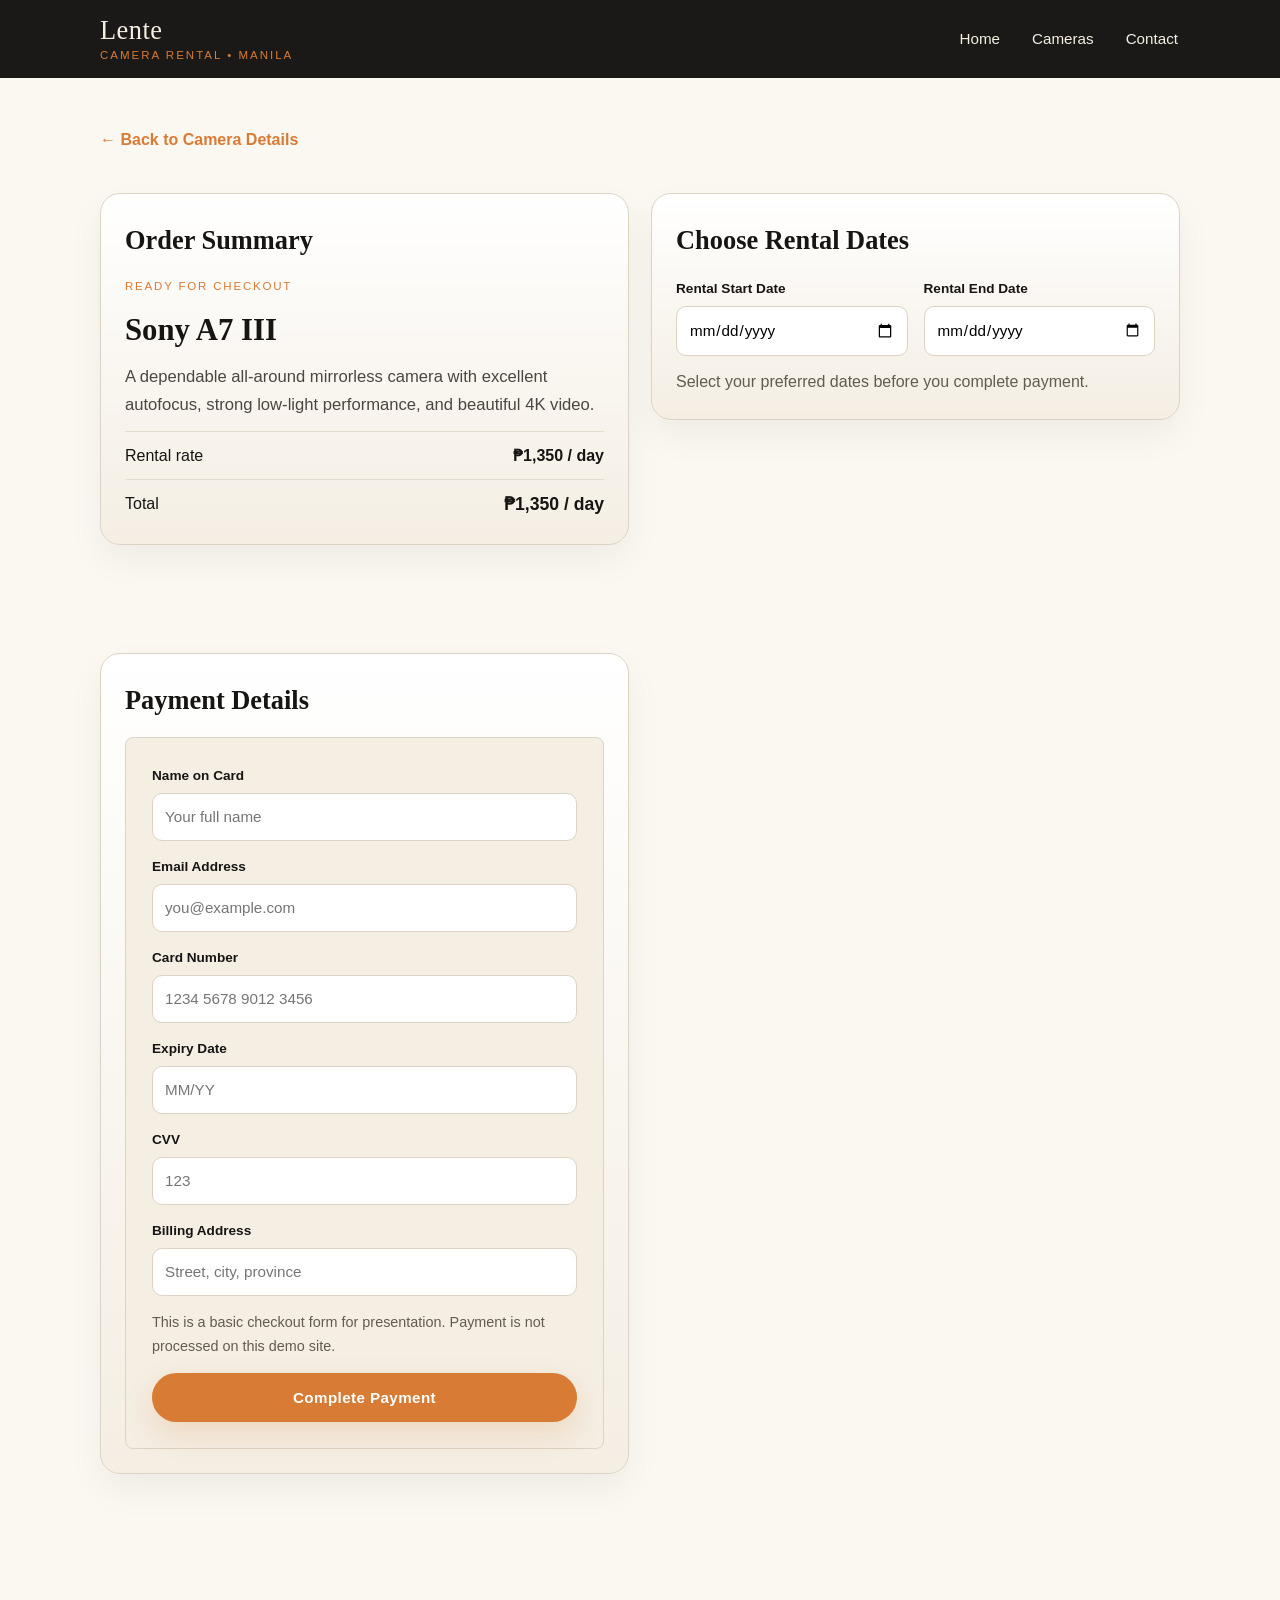
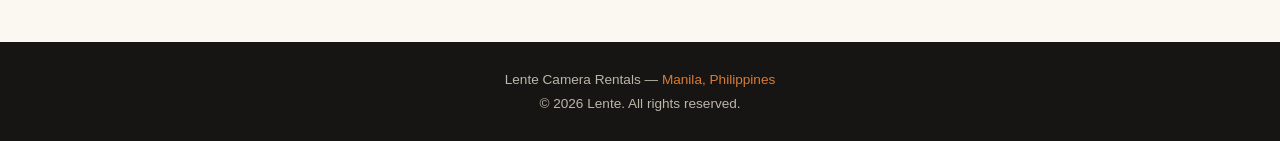
<file: checkout.html>
<!DOCTYPE html>
<html lang="en">
<head>
<meta charset="UTF-8">
<meta name="viewport" content="width=device-width, initial-scale=1.0">
<title>Checkout | Lente Camera Rentals</title>
<link rel="stylesheet" href="style.css">
</head>
<body>

<header>
  <div class="header-inner">
    <div class="brand">
      <span class="name">Lente</span>
      <span class="loc">Camera Rental • Manila</span>
    </div>
    <button class="menu-toggle" aria-label="Toggle menu" aria-expanded="false">☰</button>
    <nav>
      <ul>
        <li><a href="index.html">Home</a></li>
        <li><a href="services.html">Cameras</a></li>
        <li><a href="contact.html">Contact</a></li>
      </ul>
    </nav>
  </div>
</header>

<main class="detail-page">
  <div id="checkout-content"></div>
</main>

<footer>
  <p>Lente Camera Rentals — <span class="loc">Manila, Philippines</span></p>
  <p>&copy; <span class="year"></span> Lente. All rights reserved.</p>
</footer>

<script src="script.js"></script>
</body>
</html>
</file>
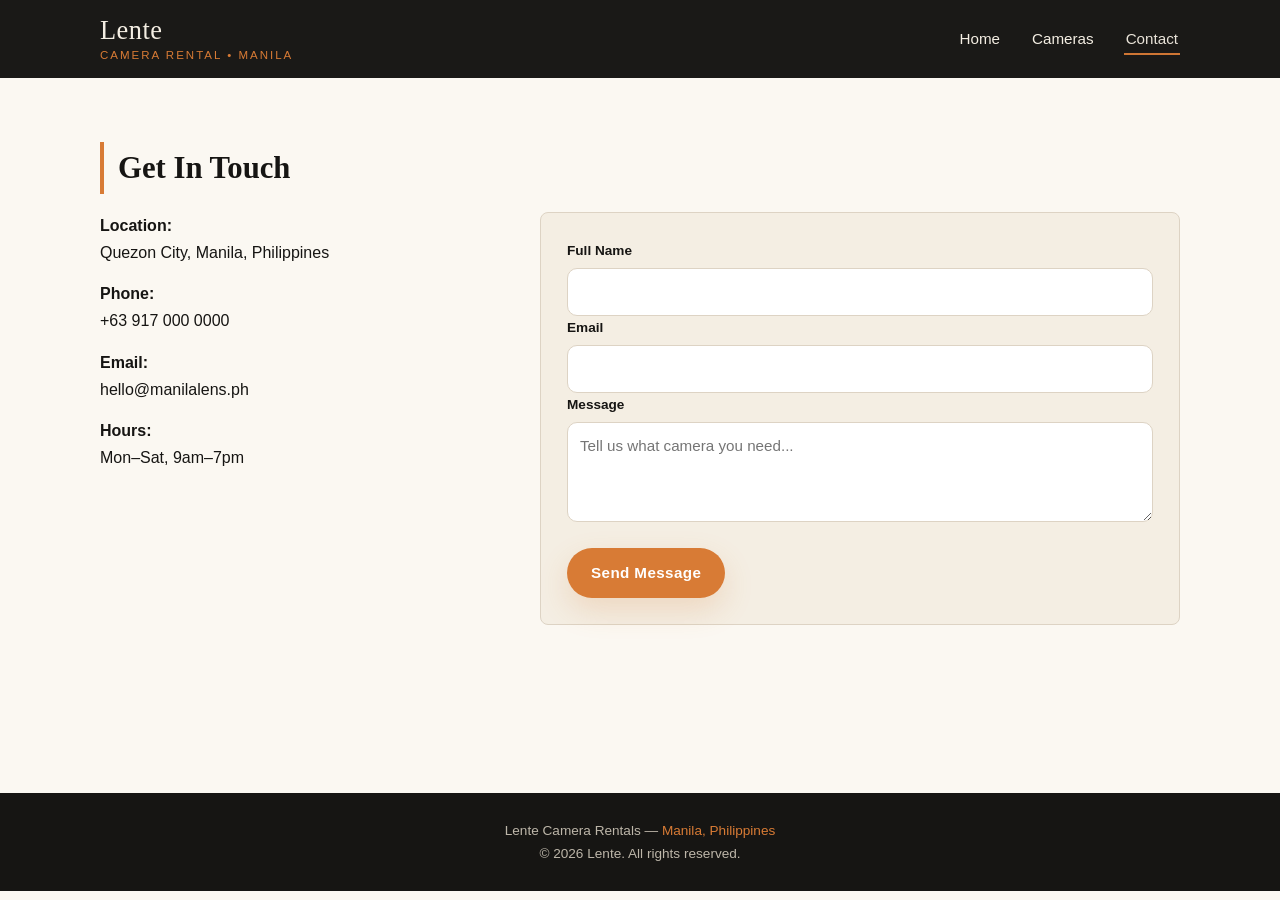
<file: contact.html>
<!DOCTYPE html>
<html lang="en">
<head>
<meta charset="UTF-8">
<meta name="viewport" content="width=device-width, initial-scale=1.0">
<title>Contact | Lente Camera Rentals</title>
<link rel="stylesheet" href="style.css">
</head>
<body>

<header>
  <div class="header-inner">
    <div class="brand">
      <span class="name">Lente</span>
      <span class="loc">Camera Rental • Manila</span>
    </div>
    <button class="menu-toggle" aria-label="Toggle menu" aria-expanded="false">☰</button>
    <nav>
      <ul>
        <li><a href="index.html">Home</a></li>
        <li><a href="services.html">Cameras</a></li>
        <li><a href="contact.html" aria-current="page">Contact</a></li>
      </ul>
    </nav>
  </div>
</header>

<main>
  <section>
    <h2>Get In Touch</h2>
    <div class="contact-wrap">
      <div class="contact-info">
        <p><strong>Location:</strong><br>Quezon City, Manila, Philippines</p>
        <p style="margin-top:14px"><strong>Phone:</strong><br>+63 917 000 0000</p>
        <p style="margin-top:14px"><strong>Email:</strong><br>hello@manilalens.ph</p>
        <p style="margin-top:14px"><strong>Hours:</strong><br>Mon–Sat, 9am–7pm</p>
      </div>

      <form id="contact-form" novalidate>
        <label for="name">Full Name</label>
        <input type="text" id="name" name="name">
        <span class="error" id="name-error"></span>

        <label for="email">Email</label>
        <input type="email" id="email" name="email">
        <span class="error" id="email-error"></span>


        <label for="message">Message</label>
        <textarea id="message" name="message" placeholder="Tell us what camera you need..."></textarea>
        <span class="error" id="message-error"></span>

        <button type="submit" class="btn" style="margin-top:18px">Send Message</button>
        <div class="success-msg" id="form-success">Thanks! We'll get back to you shortly.</div>
      </form>
    </div>
  </section>
</main>

<footer>
  <p>Lente Camera Rentals — <span class="loc">Manila, Philippines</span></p>
  <p>&copy; <span class="year"></span> Lente. All rights reserved.</p>
</footer>

<script src="script.js"></script>
<script src="contact.js"></script>
</body>
</html>
</file>
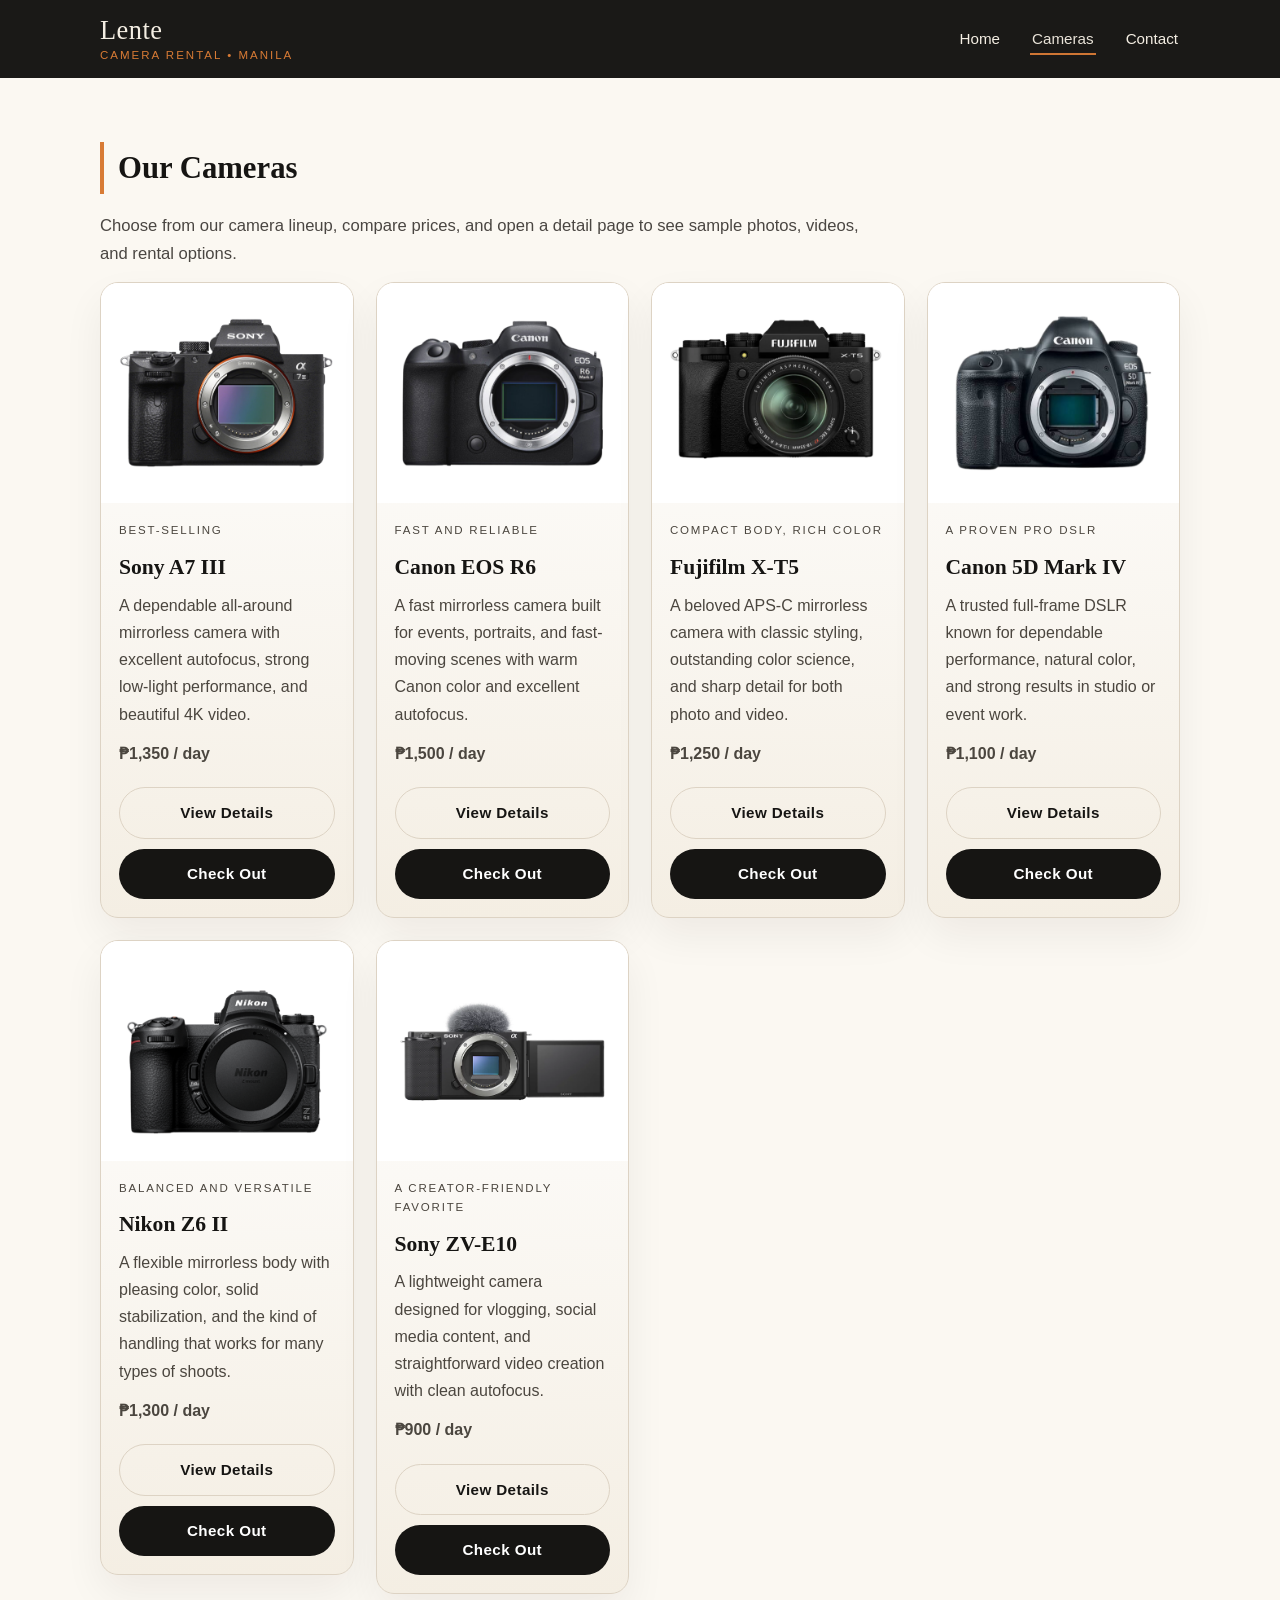
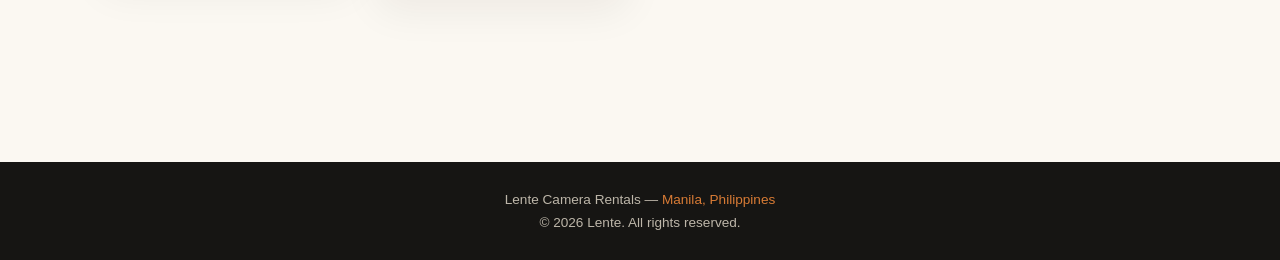
<file: services.html>
<!DOCTYPE html>
<html lang="en">
<head>
<meta charset="UTF-8">
<meta name="viewport" content="width=device-width, initial-scale=1.0">
<title>Cameras | Lente Camera Rentals</title>
<link rel="stylesheet" href="style.css">
</head>
<body>

<header>
  <div class="header-inner">
    <div class="brand">
      <span class="name">Lente</span>
      <span class="loc">Camera Rental • Manila</span>
    </div>
    <button class="menu-toggle" aria-label="Toggle menu" aria-expanded="false">☰</button>
    <nav>
      <ul>
        <li><a href="index.html">Home</a></li>
        <li><a href="services.html" aria-current="page">Cameras</a></li>
        <li><a href="contact.html">Contact</a></li>
      </ul>
    </nav>
  </div>
</header>

<main>
  <section>
    <h2>Our Cameras</h2>
    <p class="lead">Choose from our camera lineup, compare prices, and open a detail page to see sample photos, videos, and rental options.</p>
    <div class="grid" id="camera-list"></div>
  </section>
</main>

<footer>
  <p>Lente Camera Rentals — <span class="loc">Manila, Philippines</span></p>
  <p>&copy; <span class="year"></span> Lente. All rights reserved.</p>
</footer>

<script src="script.js"></script>
</body>
</html>
</file>
<file: style.css>
:root {
  --dark: #161513;
  --cream: #f4eee3;
  --paper: #fbf8f2;
  --accent: #d87b35;
  --line: #ddd3c4;
  --soft: #f0e7da;
  --font-display: 'Cormorant Garamond', 'Georgia', serif;
  --font-body: 'Inter', 'Segoe UI', Arial, sans-serif;
}

* {
  box-sizing: border-box;
  margin: 0;
  padding: 0;
}

body {
  font-family: var(--font-body);
  color: var(--dark);
  background: var(--paper);
  line-height: 1.7;
}

img {
  max-width: 100%;
  display: block;
}

a {
  color: inherit;
  text-decoration: none;
}

button,
input,
select,
textarea {
  font: inherit;
}

header {
  background: rgba(22, 21, 19, 0.98);
  color: var(--cream);
  position: sticky;
  top: 0;
  z-index: 10;
  backdrop-filter: saturate(130%) blur(6px);
}

.header-inner {
  max-width: 1120px;
  margin: 0 auto;
  display: flex;
  align-items: center;
  justify-content: space-between;
  padding: 16px 20px;
}

.brand {
  display: flex;
  flex-direction: column;
  line-height: 1.1;
}

.brand .name {
  font-family: var(--font-display);
  font-size: 1.65rem;
  letter-spacing: 0.5px;
}

.brand .loc {
  font-size: 0.72rem;
  letter-spacing: 2px;
  color: var(--accent);
  text-transform: uppercase;
  margin-top: 4px;
}

nav ul {
  list-style: none;
  display: flex;
  gap: 28px;
}

nav a {
  font-size: 0.95rem;
  padding: 6px 2px;
  border-bottom: 2px solid transparent;
  transition: border-color 0.2s, opacity 0.2s;
}

nav a:hover,
nav a[aria-current="page"] {
  border-color: var(--accent);
  opacity: 0.95;
}

.menu-toggle {
  display: none;
  background: none;
  border: 1px solid var(--cream);
  color: var(--cream);
  font-size: 1.1rem;
  padding: 6px 10px;
  border-radius: 8px;
  cursor: pointer;
}

.hero {
  background:
    linear-gradient(180deg, rgba(18, 18, 18, 0.48), rgba(18, 18, 18, 0.84)),
    radial-gradient(circle at top, rgba(216, 123, 53, 0.25), transparent 40%),
    linear-gradient(135deg, #2e2b28, #0f0e0d);
  color: var(--cream);
  text-align: center;
  padding: 92px 20px 80px;
}

.hero h1 {
  font-family: var(--font-display);
  font-size: clamp(2.6rem, 4vw, 4.4rem);
  max-width: 900px;
  margin: 0 auto 12px;
  line-height: 1.05;
}

.hero p {
  font-size: 1.08rem;
  color: #ddd3c4;
  max-width: 680px;
  margin: 0 auto 30px;
}

.btn {
  display: inline-flex;
  align-items: center;
  justify-content: center;
  gap: 8px;
  background: var(--accent);
  color: #fff;
  font-weight: 700;
  padding: 12px 24px;
  border-radius: 999px;
  border: none;
  cursor: pointer;
  font-size: 0.95rem;
  letter-spacing: 0.4px;
  box-shadow: 0 12px 30px rgba(216, 123, 53, 0.2);
}

.btn:hover {
  opacity: 0.94;
}

.btn-outline {
  background: transparent;
  color: var(--dark);
  border: 1px solid var(--line);
  box-shadow: none;
}

.btn-solid {
  background: var(--dark);
  color: #fff;
  box-shadow: none;
}

main {
  max-width: 1120px;
  margin: 0 auto;
  padding: 64px 20px;
}

section {
  margin-bottom: 64px;
}

h2 {
  font-family: var(--font-display);
  font-size: clamp(1.8rem, 2.4vw, 2.4rem);
  margin-bottom: 18px;
  border-left: 4px solid var(--accent);
  padding-left: 14px;
}

.lead {
  max-width: 760px;
  color: #4a4642;
  margin-bottom: 14px;
  font-size: 1.04rem;
}

.grid {
  display: grid;
  grid-template-columns: repeat(auto-fit, minmax(240px, 1fr));
  gap: 22px;
  align-items: start;
}

.card {
  background: linear-gradient(180deg, #fff, var(--cream));
  border: 1px solid var(--line);
  border-radius: 18px;
  padding: 18px;
  box-shadow: 0 18px 40px rgba(28, 24, 18, 0.06);
}

.card h3 {
  font-family: var(--font-display);
  margin-bottom: 6px;
  font-size: 1.35rem;
}

.card p {
  color: #4b463f;
}

.price {
  color: var(--accent);
  font-weight: 800;
  margin-top: 12px;
}

.eyebrow {
  text-transform: uppercase;
  letter-spacing: 1.8px;
  font-size: 0.72rem;
  color: var(--accent);
  margin-bottom: 8px;
}

.camera-card,
.feature-card {
  padding: 0;
  overflow: hidden;
  display: flex;
  flex-direction: column;
  height: auto;
  min-height: 0;
}

.camera-link {
  display: flex;
  flex-direction: column;
  flex: 1;
}

.camera-card img,
.feature-card img {
  width: 100%;
  height: 220px;
  object-fit: cover;
  border-radius: 0;
  margin-bottom: 0;
}

.card-copy {
  padding: 18px 18px 10px;
}

.card-actions {
  display: flex;
  gap: 10px;
  flex-wrap: wrap;
  padding: 0 18px 18px;
  margin-top: 10px;
}

.card-actions .btn {
  flex: 1 1 130px;
}

.card:hover {
  transform: translateY(-2px);
  transition: transform 0.25s ease, box-shadow 0.25s ease;
}

.about-wrap {
  display: grid;
  grid-template-columns: 1.05fr 0.95fr;
  gap: 28px;
  align-items: center;
}

.about-wrap img {
  border-radius: 20px;
  border: 1px solid var(--line);
  box-shadow: 0 18px 40px rgba(28, 24, 18, 0.08);
}

.story p {
  margin-bottom: 14px;
  color: #4a4642;
}

.detail-page {
  padding-top: 48px;
}

.back-link {
  display: inline-block;
  margin-bottom: 18px;
  color: var(--accent);
  font-weight: 700;
}

.detail-hero {
  display: grid;
  grid-template-columns: 1fr 0.95fr;
  gap: 28px;
  align-items: center;
  margin-bottom: 26px;
}

.detail-copy h2 {
  margin-top: 6px;
}

.detail-price {
  font-size: 1.2rem;
  font-weight: 800;
  color: var(--accent);
  margin: 10px 0 8px;
}

.detail-image {
  border-radius: 22px;
  border: 1px solid var(--line);
  box-shadow: 0 18px 40px rgba(28, 24, 18, 0.08);
}

.detail-section {
  background: linear-gradient(180deg, #fff, var(--cream));
  border: 1px solid var(--line);
  border-radius: 20px;
  padding: 24px;
  margin-top: 22px;
  box-shadow: 0 16px 36px rgba(28, 24, 18, 0.05);
}

.detail-section h3 {
  font-family: var(--font-display);
  font-size: 1.65rem;
  margin-bottom: 14px;
}

.feature-list {
  list-style: disc;
  padding-left: 22px;
  display: grid;
  grid-template-columns: repeat(auto-fit, minmax(260px, 1fr));
  gap: 10px 28px;
}

.feature-list li {
  background: transparent;
  border: none;
  border-radius: 0;
  padding: 0 0 0 6px;
}

.gallery {
  display: grid;
  grid-template-columns: repeat(auto-fit, minmax(180px, 1fr));
  gap: 16px;
  margin-bottom: 18px;
}

.gallery-item img {
  width: 100%;
  height: 200px;
  object-fit: cover;
  border-radius: 16px;
  border: 1px solid var(--line);
}

.booking-panel,
.checkout-grid {
  display: grid;
  grid-template-columns: repeat(auto-fit, minmax(220px, 1fr));
  gap: 16px;
}

label {
  display: block;
  font-size: 0.85rem;
  font-weight: 700;
  margin: 0 0 6px;
}

input,
textarea,
select {
  width: 100%;
  padding: 10px 12px;
  border: 1px solid var(--line);
  border-radius: 10px;
  font-family: inherit;
  font-size: 0.95rem;
  background: #fff;
}

.booking-note {
  margin-top: 12px;
  color: #615b51;
}

.checkout-layout {
  display: grid;
  grid-template-columns: 1fr 1fr;
  gap: 22px;
  align-items: start;
}

.checkout-summary .summary-line,
.checkout-summary .summary-total {
  display: flex;
  justify-content: space-between;
  gap: 16px;
  margin-top: 10px;
  padding-top: 10px;
  border-top: 1px solid rgba(221, 211, 196, 0.7);
}

.checkout-summary .summary-total strong {
  font-size: 1.1rem;
}

.payment-form {
  display: grid;
  gap: 14px;
}

.field-full {
  grid-column: 1 / -1;
}

.payment-note {
  font-size: 0.9rem;
  color: #615b51;
}

.contact-wrap {
  display: flex;
  gap: 40px;
  flex-wrap: wrap;
}

.contact-info {
  flex: 1 1 240px;
}

form {
  flex: 2 1 320px;
  background: var(--cream);
  padding: 26px;
  border-radius: 8px;
  border: 1px solid var(--line);
}

textarea {
  resize: vertical;
  min-height: 100px;
}

.error {
  color: #b3402c;
  font-size: 0.8rem;
  margin-top: 4px;
  display: none;
}

.success-msg {
  display: none;
  background: #dcecdd;
  color: #295b31;
  padding: 12px 14px;
  border-radius: 6px;
  margin-top: 16px;
  font-size: 0.9rem;
}

footer {
  background: var(--dark);
  color: #bdb6a9;
  text-align: center;
  padding: 26px 20px;
  font-size: 0.85rem;
  margin-top: 40px;
}

footer .loc {
  color: var(--accent);
}

@media (max-width: 900px) {
  .about-wrap,
  .detail-hero,
  .checkout-layout {
    grid-template-columns: 1fr;
  }

  .feature-list {
    grid-template-columns: 1fr;
  }
}

@media (max-width: 720px) {
  .menu-toggle {
    display: block;
  }

  nav {
    display: none;
    position: absolute;
    top: 100%;
    left: 0;
    right: 0;
    background: var(--dark);
    border-top: 1px solid #333;
  }

  nav.open {
    display: block;
  }

  nav ul {
    flex-direction: column;
    padding: 16px 20px;
    gap: 0;
  }

  nav ul li {
    border-bottom: 1px solid #333;
  }

  nav ul li a {
    display: block;
    padding: 12px 0;
  }

  .header-inner {
    position: relative;
  }

  .hero h1 {
    font-size: 2.2rem;
  }

  .card-actions .btn {
    flex: 1 1 100%;
  }
}
</file>
